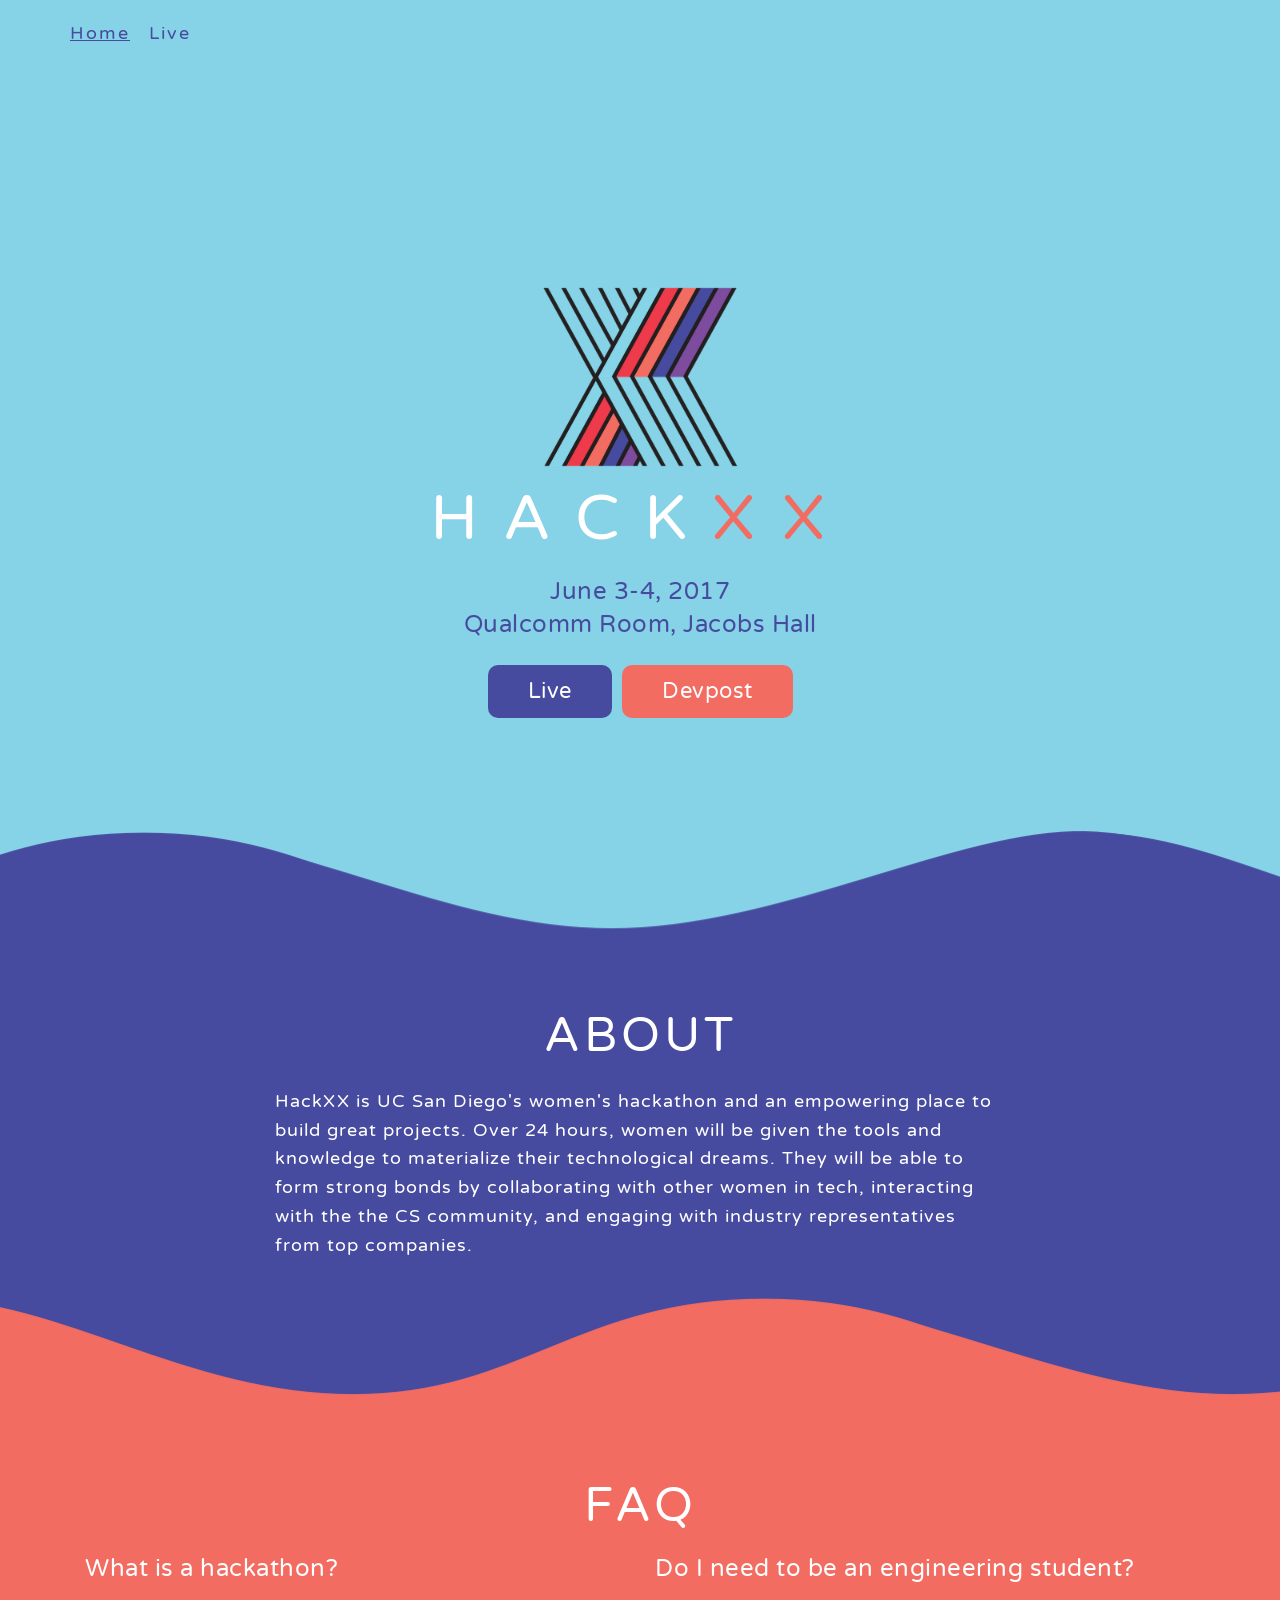
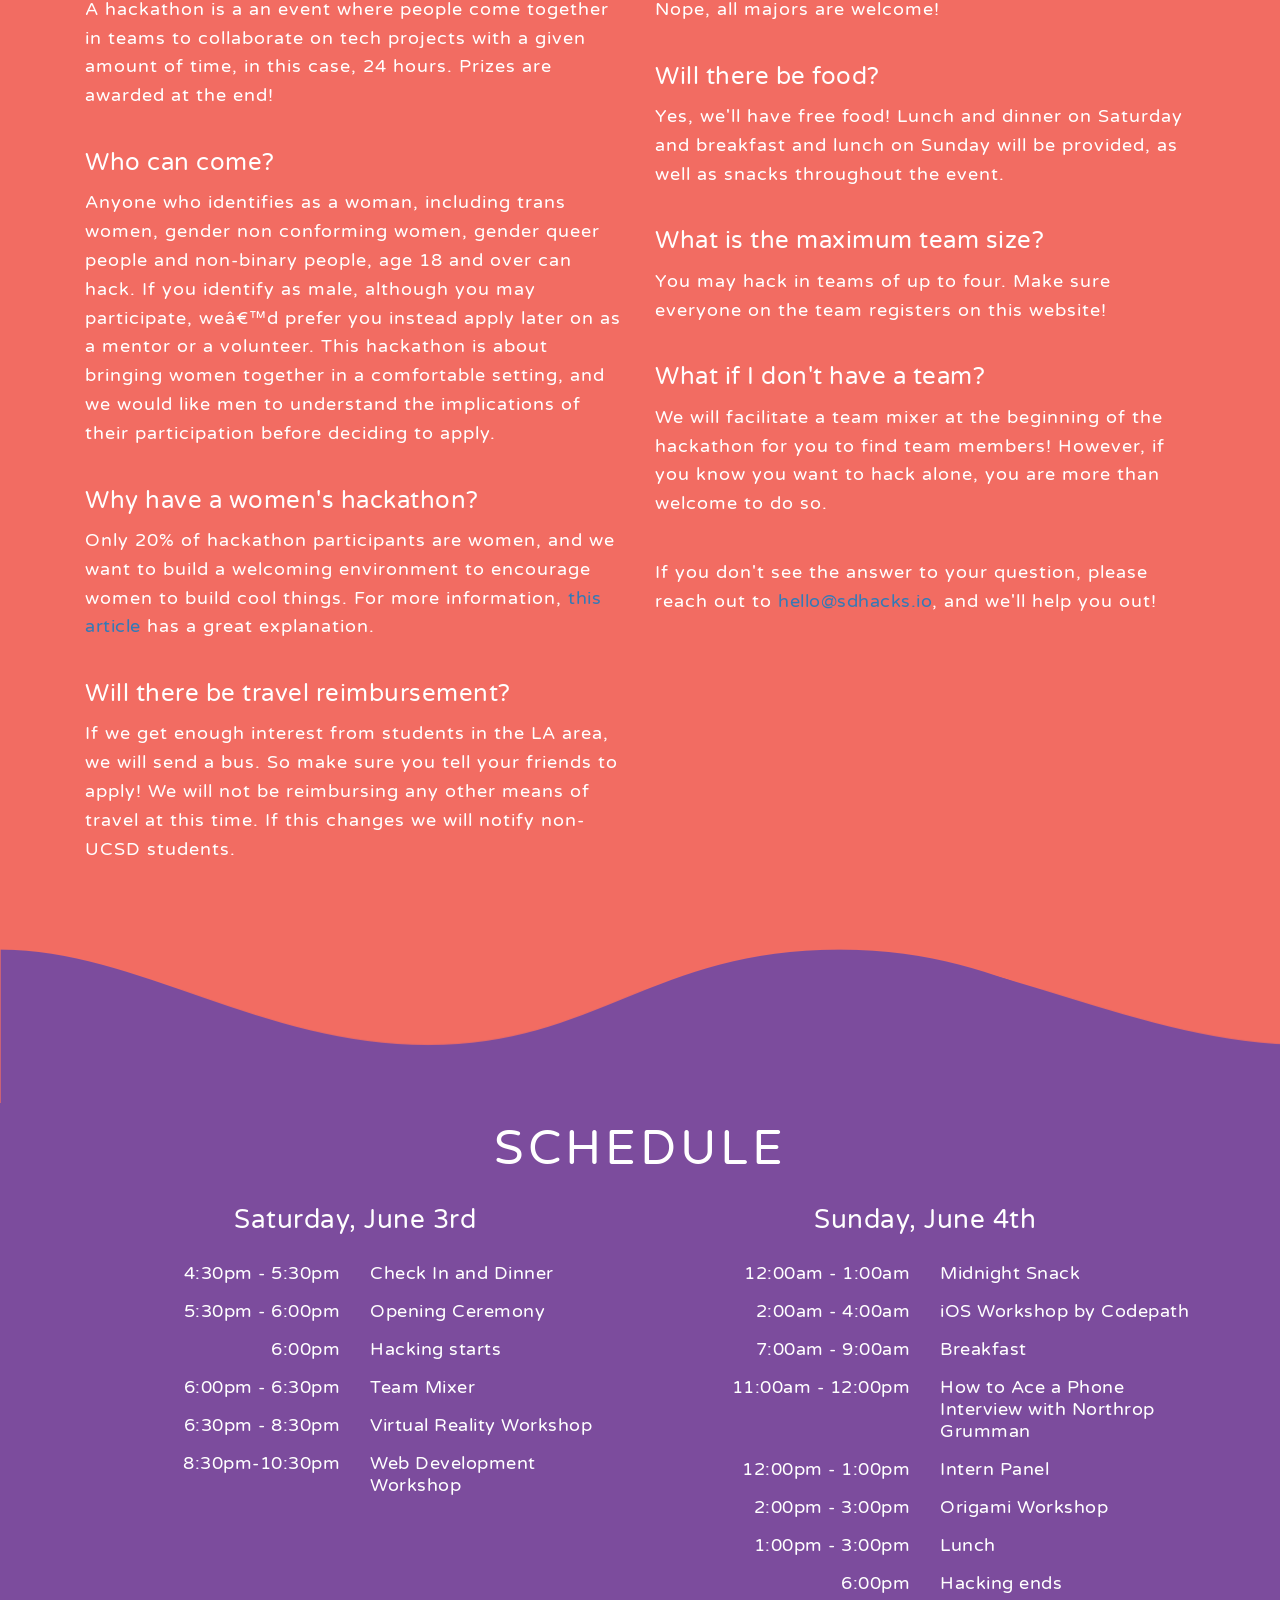
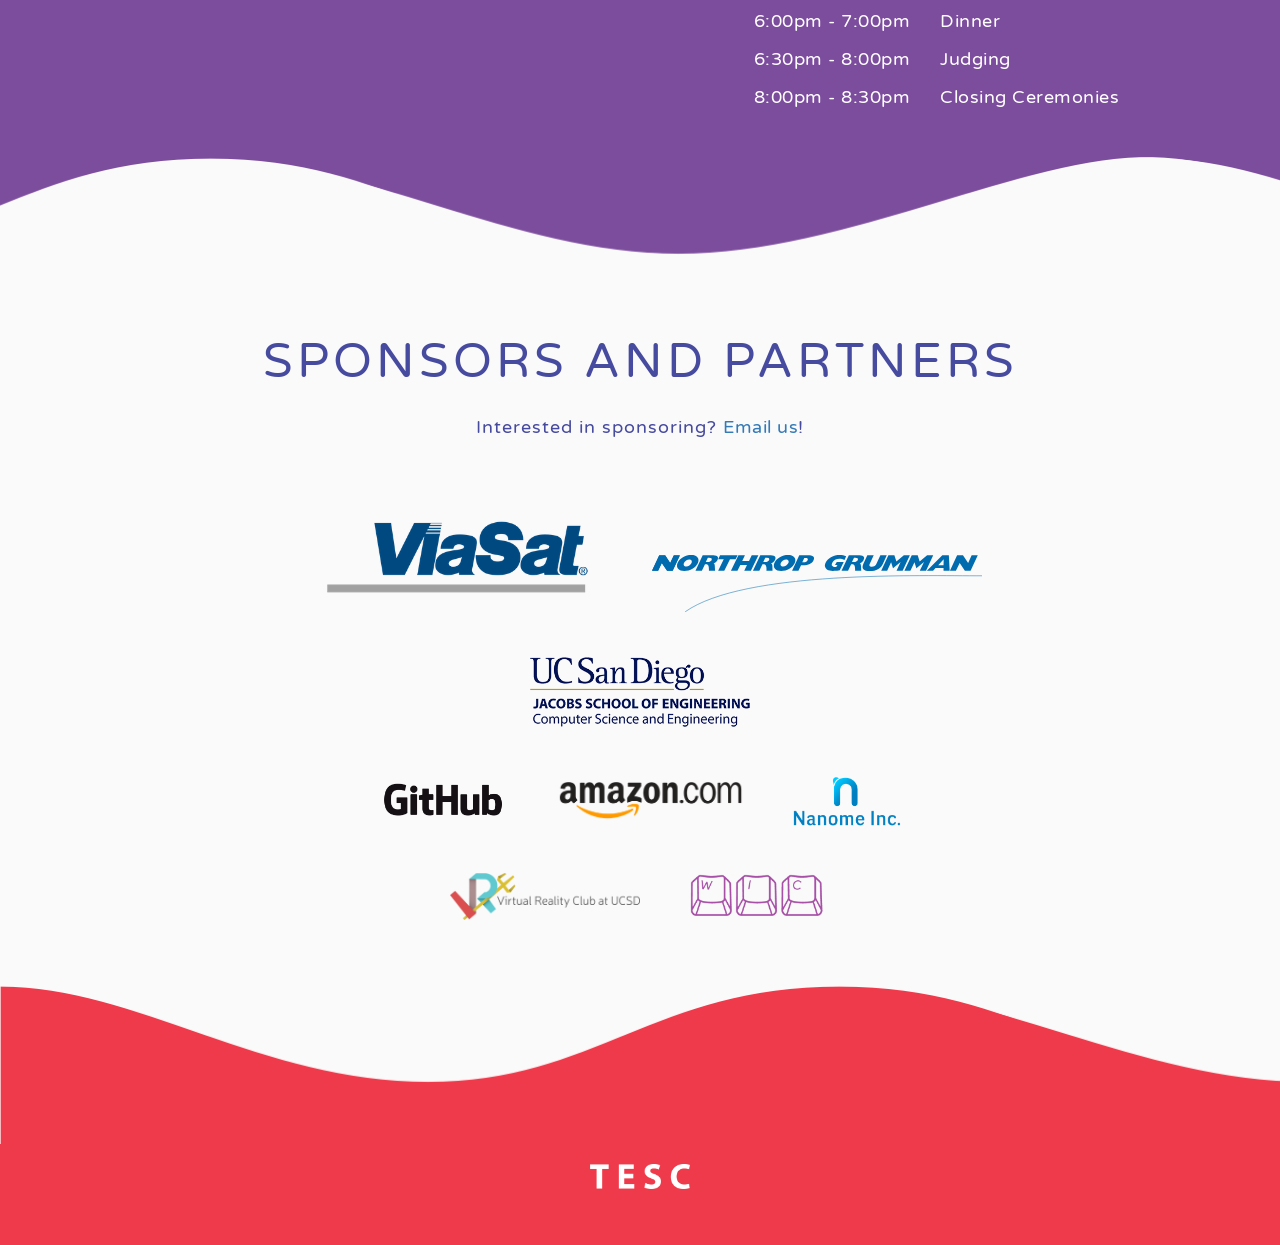
<file: index.html>
<!doctype html>

<html lang="en">
<head>  
  <meta name="viewport" content="width=device-width, initial-scale=1.0">
  <meta property="og:title" content="HackXX">
  <meta property="og:description" content="HackXX - a hackathon at UCSD for women">
  <meta property="og:image" content="images/logo.png">
  <meta property="og:image:secure_url" content="images/logo.png">
  <meta property="og:image:type" content="image/png">
  <title>HackXX</title>
  <meta name="theme-color" content="#19A3C5">
  <meta name="description" content="HackXX">
  <meta name="keywords" content="Keywords">
  <meta http-equiv="X-UA-Compatible" content="IE=edge">
  <link rel="stylesheet" href="css/bootstrap.min.css">
  <link rel="shortcut icon" href="images/logo.png">
  <link href="https://maxcdn.bootstrapcdn.com/font-awesome/4.7.0/css/font-awesome.min.css" rel="stylesheet">
  <link href="css/main.css" rel="stylesheet">
</head>
<body>
  <div class="wrapper">
    <nav class="navbar nav">
      <div class="nav-left container">
        <a class="active" href="/">Home</a>
        <a href="/live">Live</a>
      </div>
    </nav>

    <div class="section xx-section--wrapper xx-section--lightblue">
      <div class="section xx-section vertical-center xx-section--fullheight xx-hero xx-section--wave-bottom-blue">
        <div class="container text-center">
          <img class="logo" alt="logo" src="images/logo.png" height="200" width="200" />
          <h1 class="xx-logo--text">Hack<span class="xx-logo--orange">XX</span></h1>
          <div class="xx-hero--description">
            <h4>June 3-4, 2017</h4>
            <!-- <h4>Price Center East Ballroom,<br class="hidden-lg hidden-xl" /> UC San Diego</h4> -->
            <h4>Qualcomm Room, Jacobs Hall</h4>
          </div>

          <div class="xx-hero--signups">
<!--             <a href="https://tesc.typeform.com/to/Nd3jCC" target="_blank" class="btn xx-btn btn-primary btn-lg">Apply</a>
            <a href="https://tesc.typeform.com/to/b8iRC6" target="_blank" class="btn xx-btn btn-default btn-lg">Mentor</a> -->
            <a href="/live" target="_blank" class="btn xx-btn btn-default btn-lg">Live</a>
            <a href="https://hackxx2017.devpost.com" target="_blank" class="btn xx-btn btn-primary btn-lg">Devpost</a>
          </div>
          <!-- Begin MailChimp Signup Form -->
          <!-- <div class="xx-email-form" id="mc_embed_signup">
            <form action="//sdhacks.us9.list-manage.com/subscribe/post?u=2b76757d9b200f72632d7330a&amp;id=8d604923e1" method="post" id="mc-embedded-subscribe-form" name="mc-embedded-subscribe-form" class="validate" target="_blank" novalidate>
            <div id="mc_embed_signup_scroll">
              <h6>Subscribe to our mailing list</h6>
                <div class="mc-field-group">
                  <input type="email" value="" name="EMAIL" class="required email" id="mce-EMAIL" placeholder="email@sdhacks.io">
                </div>
                <input type="submit" value="Subscribe" name="subscribe" id="mc-embedded-subscribe" class="button btn btn-primary xx-btn">
                <div style="position: absolute; left: -5000px;" aria-hidden="true"><input type="text" name="b_2b76757d9b200f72632d7330a_8d604923e1" tabindex="-1" value=""></div>
              </div>
            </form>
          </div> -->
        </div>
      </div>
    </div>
    
    <div class="xx-section--wrapper xx-section--blue">
      <div class="section xx-section xx-section--wave-bottom-orange xx-section--wave-bottom-offset">
        <div class="container">
          <div class="text-center">
            <h2 class="xx-section--header">About</h2>
          </div>
          <div class="col-md-8 col-md-offset-2">
            <p class="xx-section--about">
              HackXX is UC San Diego's women's hackathon and an empowering place to build great projects. Over 24 hours, women will be given the tools and knowledge to materialize their technological dreams. They will be able to form strong bonds by collaborating with other women in tech, interacting with the the CS community, and engaging with industry representatives from top companies. 
            </p>
          </div>
        </div>
      </div>
    </div>

    <div class="xx-section--orange xx-section--wrapper">
      <div class="section xx-section xx-section--red xx-section--wave-bottom-offset xx-section--wave-bottom-purple">
        <div class="container">
          <div class="text-center">
            <h2 class="xx-section--header">FAQ</h2>
          </div>

          <div class="col-md-6">
            <h4 class="xx-faq--question">What is a hackathon?</h4>
            <p class="xx-faq--answer">
              A hackathon is a an event where people come together in teams to collaborate on tech projects with a given amount of time, in this case, 24 hours. Prizes are awarded at the end!
            </p>
            <h4 class="xx-faq--question">Who can come?</h4>
            <p class="xx-faq--answer">
              Anyone who identifies as a woman, including trans women, gender non conforming women, gender queer people and non-binary people, age 18 and over can hack. If you identify as male, although you may participate, we’d prefer you instead apply later on as a mentor or a volunteer. This hackathon is about bringing women together in a comfortable setting, and we would like men to understand the implications of their participation before deciding to apply.
            </p>
            <h4 class="xx-faq--question">Why have a women's hackathon? </h4>
            <p class="xx-faq--answer">
              Only 20% of hackathon participants are women, and we want to build a welcoming environment  to encourage women to build cool things. For more information, <a href="http://www.geekettes.io/blog/2014/2/2/4-reasons-why-we-need-all-women-hackathons-and-networks-for-women-in-tech">this article</a> has a great explanation.
            </p>
            <h4 class="xx-faq--question">Will there be travel reimbursement?</h4>
            <p class="xx-faq--answer">
              If we get enough interest from students in the LA area, we will send a bus. So make sure you tell your friends to apply! We will not be reimbursing any other means of travel at this time. If this changes we will notify non-UCSD students.
            </p>
          </div>
          <div class="col-md-6">
            <h4 class="xx-faq--question">Do I need to be an engineering student?</h4>
            <p class="xx-faq--answer">
              Nope, all majors are welcome!
            </p>
            <h4 class="xx-faq--question">Will there be food?</h4>
            <p class="xx-faq--answer">
              Yes, we'll have free food! Lunch and dinner on Saturday and breakfast and lunch on Sunday will be provided, as well as snacks throughout the event.
            </p>
            <h4 class="xx-faq--question">What is the maximum team size?</h4>
            <p class="xx-faq--answer">
              You may hack in teams of up to four. Make sure everyone on the team registers on this website!
            </p>
            <h4 class="xx-faq--question">What if I don't have a team?</h4>
            <p class="xx-faq--answer">
              We will facilitate a team mixer at the beginning of the hackathon for you to find team members! However, if you know you want to hack alone, you are more than welcome to do so.
            </p>

            <p class="xx-faq--answer">If you don't see the answer to your question, please reach out to <a href="mailto:hello@sdhacks.io">hello@sdhacks.io</a>, and we'll help you out!</p>
          </div>
        </div>
      </div>
    </div>

    <div class="xx-section--purple xx-section--wrapper">
      <div class="section xx-section xx-section--red xx-section--wave-bottom-white">
        <div class="container">
          <div class="text-center">
            <h2 class="xx-section--header">Schedule</h2>
          </div>


          <div class="col-md-6">
            <div class="text-center xx-schedule--header">
              <h4 class="xx-section--subheader">Saturday, June 3rd</h4>
            </div>
            <div class="row xx-schedule--row">
              <div class="col-xs-6 text-right">4:30pm - 5:30pm</div>
              <div class="col-xs-6">Check In and Dinner</div>
            </div>
            <div class="row xx-schedule--row">
              <div class="col-xs-6 text-right">5:30pm - 6:00pm</div>
              <div class="col-xs-6">Opening Ceremony</div>
            </div>
            <div class="row xx-schedule--row">
              <div class="col-xs-6 text-right">6:00pm</div>
              <div class="col-xs-6">Hacking starts</div>
            </div>
            <div class="row xx-schedule--row">
              <div class="col-xs-6 text-right">6:00pm - 6:30pm</div>
              <div class="col-xs-6">Team Mixer</div>
            </div>
            <div class="row xx-schedule--row">
              <div class="col-xs-6 text-right">6:30pm - 8:30pm</div>
              <div class="col-xs-6">Virtual Reality Workshop</div>
            </div>
            <div class="row xx-schedule--row">
              <div class="col-xs-6 text-right">8:30pm-10:30pm</div>
              <div class="col-xs-6">Web Development Workshop</div>
            </div>
          </div>

          <div class="col-md-6">
            <div class="text-center xx-schedule--header">
              <h4 class="xx-section--subheader">Sunday, June 4th</h4>
            </div>
            <div class="row xx-schedule--row">
              <div class="col-xs-6 text-right">12:00am - 1:00am</div>
              <div class="col-xs-6">Midnight Snack</div>
            </div>
            <div class="row xx-schedule--row">
              <div class="col-xs-6 text-right">2:00am - 4:00am</div>
              <div class="col-xs-6">iOS Workshop by Codepath</div>
            </div>
            <div class="row xx-schedule--row">
              <div class="col-xs-6 text-right">7:00am - 9:00am</div>
              <div class="col-xs-6">Breakfast</div>
            </div>
            <div class="row xx-schedule--row">
              <div class="col-xs-6 text-right">11:00am - 12:00pm</div>
              <div class="col-xs-6">How to Ace a Phone Interview with Northrop Grumman</div>
            </div>
            <div class="row xx-schedule--row">
              <div class="col-xs-6 text-right">12:00pm - 1:00pm</div>
              <div class="col-xs-6">Intern Panel</div>
            </div>
            <div class="row xx-schedule--row">
              <div class="col-xs-6 text-right">2:00pm - 3:00pm</div>
              <div class="col-xs-6">Origami Workshop</div>
            </div>
            <div class="row xx-schedule--row">
              <div class="col-xs-6 text-right">1:00pm - 3:00pm</div>
              <div class="col-xs-6">Lunch</div>
            </div>
            <div class="row xx-schedule--row">
              <div class="col-xs-6 text-right">6:00pm</div>
              <div class="col-xs-6">Hacking ends</div>
            </div>
            <div class="row xx-schedule--row">
              <div class="col-xs-6 text-right">6:00pm - 7:00pm</div>
              <div class="col-xs-6">Dinner</div>
            </div>
            <div class="row xx-schedule--row">
              <div class="col-xs-6 text-right">6:30pm - 8:00pm</div>
              <div class="col-xs-6">Judging</div>
            </div>
            <div class="row xx-schedule--row">
              <div class="col-xs-6 text-right">8:00pm - 8:30pm</div>
              <div class="col-xs-6">Closing Ceremonies</div>
            </div>
          </div>
        </div>
      </div>
    </div>

    <div class="xx-section--wrapper xx-section--white">
      <div class="xx-section xx-section--wave-bottom-red xx-section--wave-bottom-offset xx-section--text-dark">
        <div class="container">
          <div class="text-center">
            <h2 class="xx-section--header">Sponsors and Partners</h2>
            <p class="xx-faq--answer">Interested in sponsoring? <a href="mailto:sponsor@tesc.ucsd.edu">Email us</a>!</p>
          </div>
          <div class="xx-sponsors text-center">
            <a target="_blank" href="https://www.viasat.com/">
              <img class="xx-sponsor--big" id="xx-sponsor--viasat" src="images/sponsors/ViaSat_ColoredLogo.png" />
            </a>
            <a target="_blank" href="http://www.northropgrumman.com/Pages/default.aspx">
              <img class="xx-sponsor--big" id="xx-sponsor--northrop" src="images/sponsors/Northrop_Grumman.svg" />
            </a>
            <br />
            <a target="_blank" href="https://cse.ucsd.edu/">
              <img class="xx-sponsor--big" id="xx-sponsor--cse" src="images/sponsors/cse.png" />
            </a>
          </div>
          <div class="xx-sponsors text-center">
            <a target="_blank" href="https://github.com/">
              <img class="xx-sponsor" id="xx-sponsor--github" src="images/sponsors/GitHub_Logo.png" />
            </a>
            <a target="_blank" href="https://www.amazon.com/">
              <img class="xx-sponsor" id="xx-sponsor--amazon" src="images/sponsors/Amazon_Logo.png" />
            </a>
            <a target="_blank" href="https://nanome.ai/">
              <img class="xx-sponsor" id="xx-sponsor--nanome" src="images/sponsors/NanoMe.png" />
            </a>
          </div>
          <div class="xx-sponsors text-center">
            <a target="_blank" href="http://vrclub.ucsd.edu/">
              <img class="xx-sponsor" id="xx-sponsor--vr" src="images/sponsors/VR_Shaded_WName.png" />
            </a>
            <a target="_blank" href="http://wic.ucsd.edu/">
              <img class="xx-sponsor" id="xx-sponsor--wic" src="images/sponsors/WIC.png" />
            </a>
          </div>
        </div>
      </div>
    </div>

    <footer class="footer xx-footer xx-section xx-section--red">
      <div class="container">
        <div class="text-center">
          <a class="xx-tesc" target="_blank" href="http://tesc.ucsd.edu">
            <img src="images/tesc_white.png" />
          </a>
      </div>
    </footer>
  </div>

  <script src="https://code.jquery.com/jquery-3.1.1.min.js" integrity="sha256-hVVnYaiADRTO2PzUGmuLJr8BLUSjGIZsDYGmIJLv2b8=" crossorigin="anonymous"></script>
  <script type="text/javascript" src="js/jquery-3.1.1.min.js"></script>
  <script>(function(i,s,o,g,r,a,m){i['GoogleAnalyticsObject']=r;i[r]=i[r]||function(){
    (i[r].q=i[r].q||[]).push(arguments)},i[r].l=1*new Date();a=s.createElement(o),
      m=s.getElementsByTagName(o)[0];a.async=1;a.src=g;m.parentNode.insertBefore(a,m)
    })(window,document,'script','https://www.google-analytics.com/analytics.js','ga');

    ga('create', 'UA-80513105-1', 'auto');
    ga('send', 'pageview');
  </script>
</body>
</html>
</file>
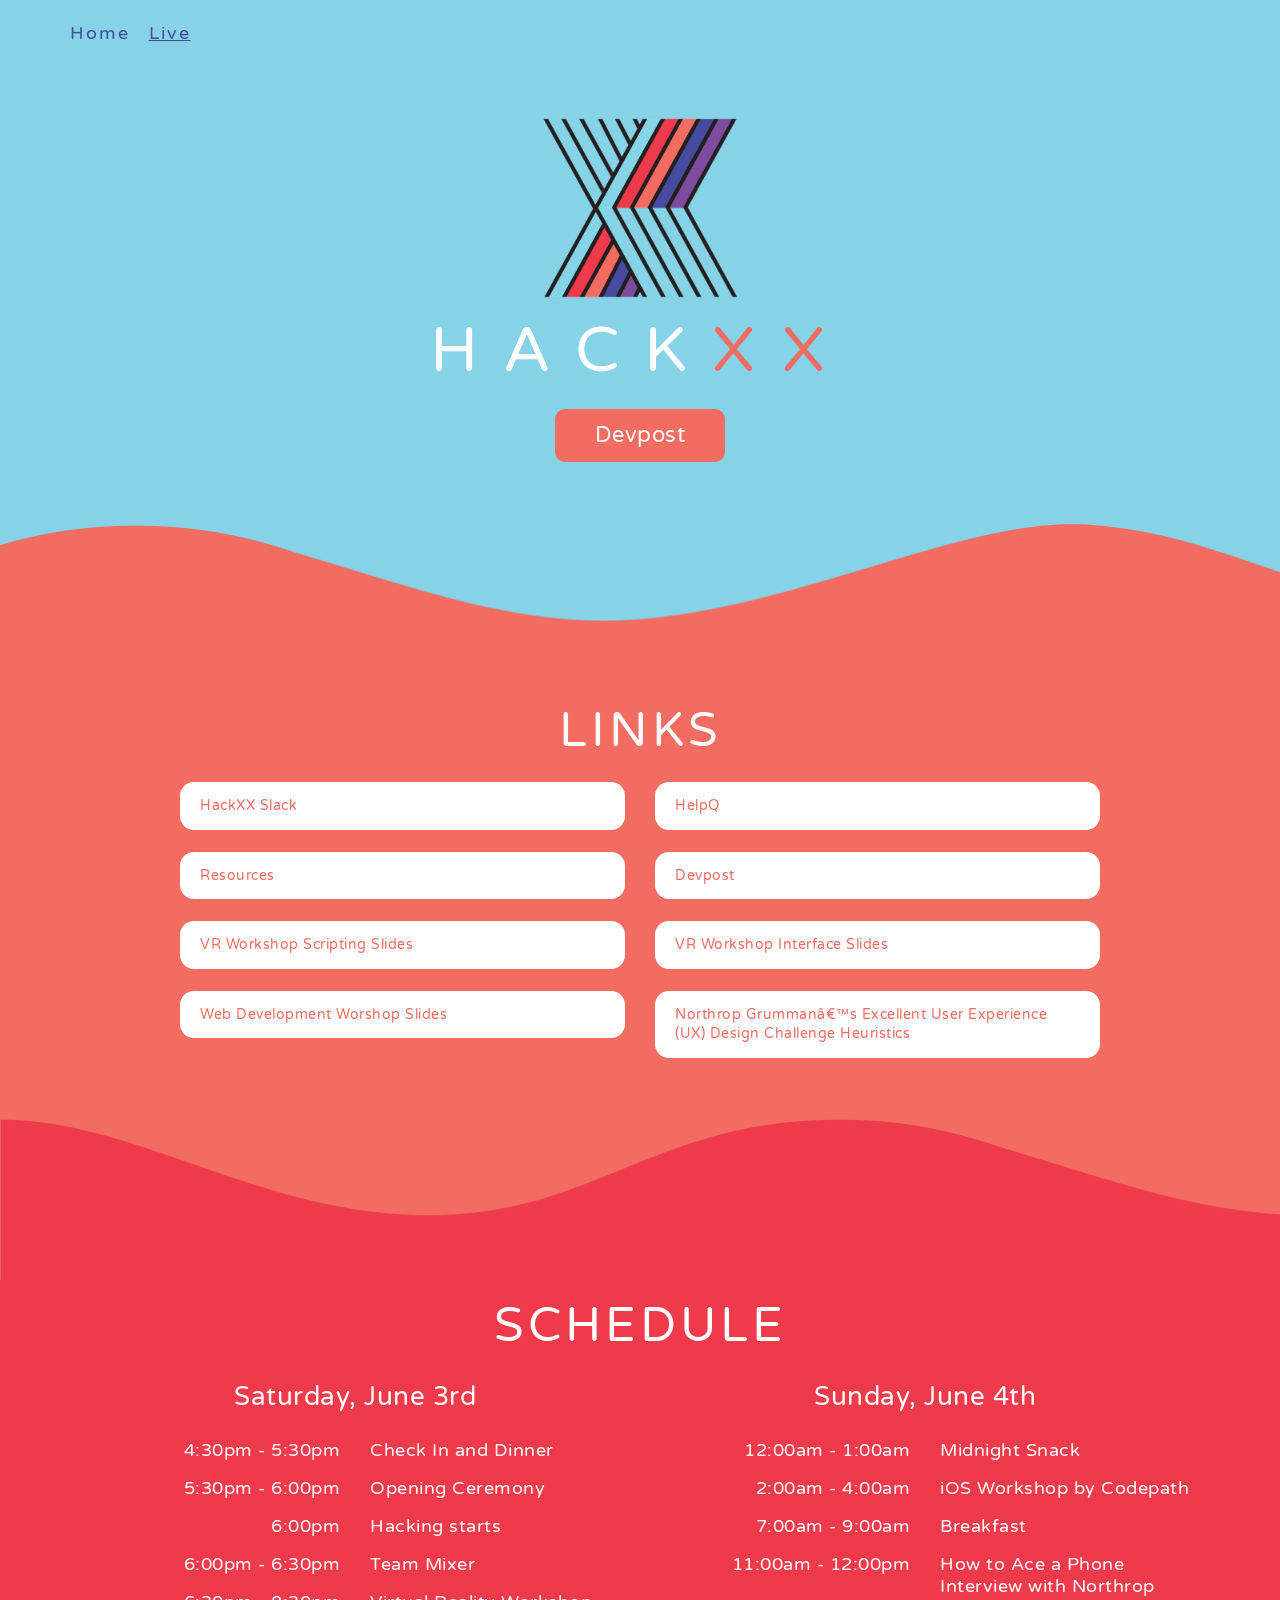
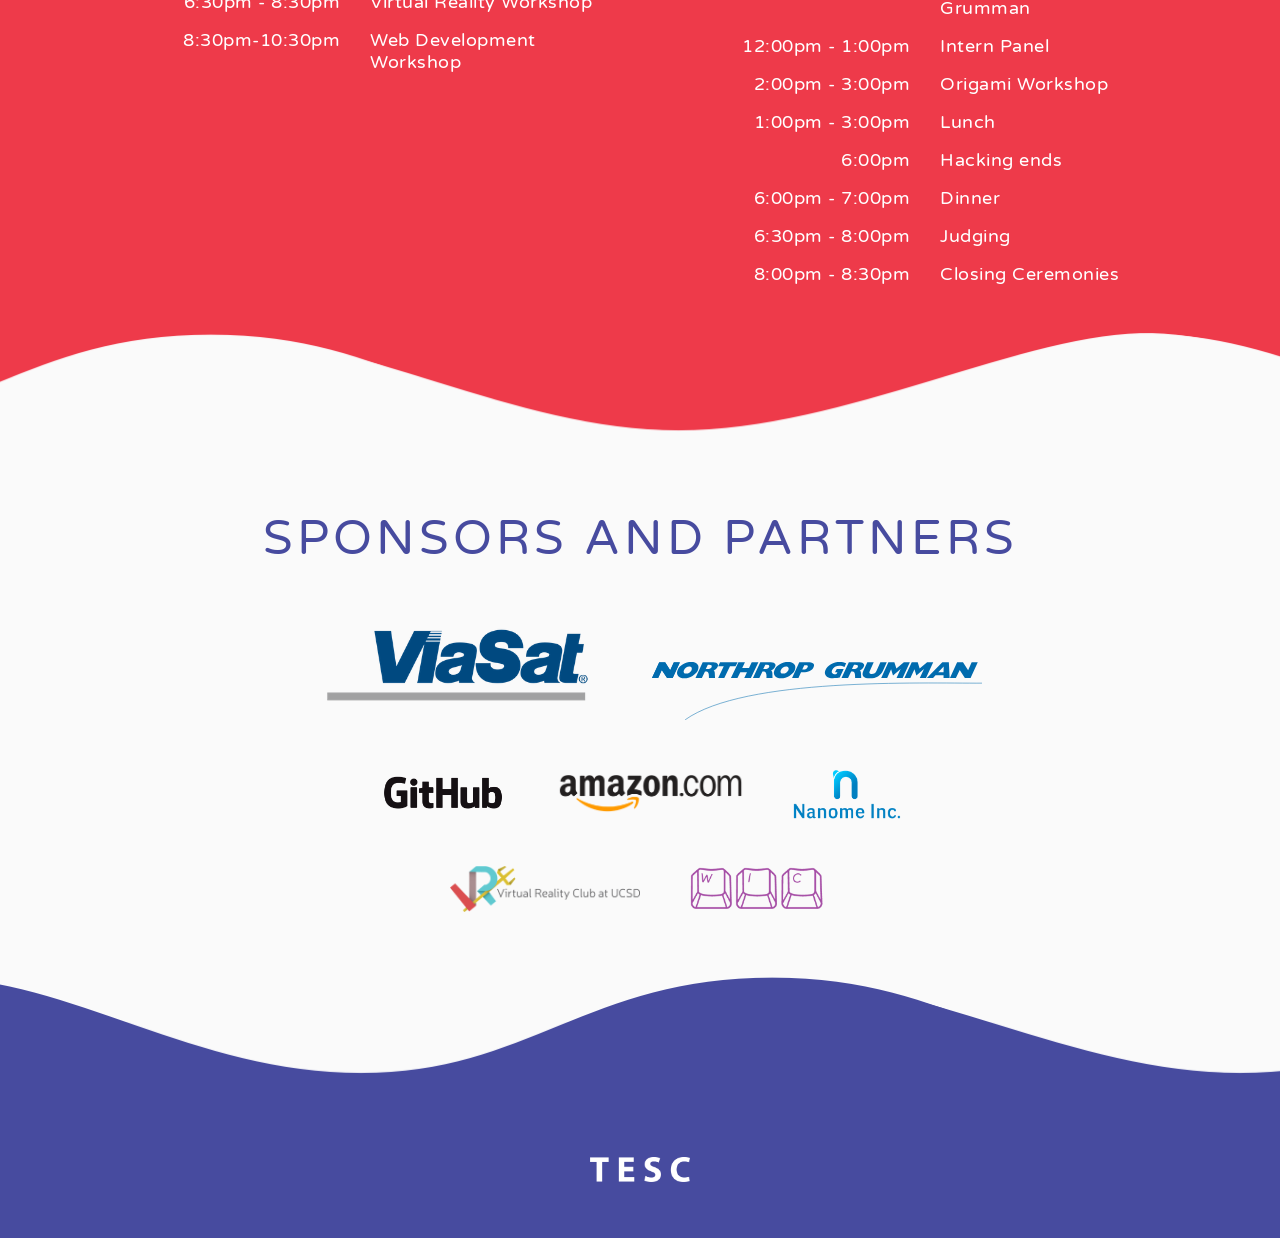
<file: live.html>
<!doctype html>

<html lang="en">
<head>  
  <meta name="viewport" content="width=device-width, initial-scale=1.0">
  <meta property="og:title" content="HackXX">
  <meta property="og:description" content="HackXX - a hackathon at UCSD for women">
  <meta property="og:image" content="images/logo.png">
  <meta property="og:image:secure_url" content="images/logo.png">
  <meta property="og:image:type" content="image/png">
  <title>HackXX - Live</title>
  <meta name="theme-color" content="#19A3C5">
  <meta name="description" content="HackXX">
  <meta name="keywords" content="Keywords">
  <meta http-equiv="X-UA-Compatible" content="IE=edge">
  <link rel="stylesheet" href="css/bootstrap.min.css">
  <link rel="shortcut icon" href="images/logo.png">
  <link href="https://maxcdn.bootstrapcdn.com/font-awesome/4.7.0/css/font-awesome.min.css" rel="stylesheet">
  <link href="css/main.css" rel="stylesheet">
</head>
<body>
  <div class="wrapper">
    <nav class="navbar nav">
      <div class="nav-left container">
        <a href="/">Home</a>
        <a class="active" href="/live">Live</a>
      </div>
    </nav>

    <div class="section xx-section--wrapper xx-section--lightblue">
      <div class="section xx-section vertical-center xx-hero xx-section--wave-bottom-orange">
        <div class="container text-center">
          <img class="logo" alt="logo" src="images/logo.png" height="200" width="200" />
          <h1 class="xx-logo--text">Hack<span class="xx-logo--orange">XX</span></h1>
          <div class="xx-hero--description">
              <a href="https://hackxx2017.devpost.com" target="_blank" class="btn xx-btn btn-primary btn-lg">Devpost</a>
          </div>
        </div>
      </div>
    </div>

    <div class="xx-section--orange xx-section--wrapper">
      <div class="section xx-section xx-section--wave-bottom-offset xx-section--wave-bottom-red">
        <div class="container">
          <div class="text-center">
            <h2 class="xx-section--header">Links</h2>
          </div>

          <div class="card xx-card col-md-5 col-md-offset-1">
            <div class="card-block">
              <a target="_blank" href="http://tinyurl.com/hackxxslack">HackXX Slack</a>
            </div>
          </div>
          <div class="card xx-card col-md-5">
            <div class="card-block">
              <a target="_blank" href="http://mentor.sdhacks.io">HelpQ</a>
            </div>
          </div>
          <div class="card xx-card col-md-5 col-md-offset-1">
            <div class="card-block">
              <a target="_blank" href="http://tinyurl.com/hackxxresources">Resources</a>
            </div>
          </div>
          <div class="card xx-card col-md-5">
            <div class="card-block">
              <!-- Swap commented lines when ready. Remove "disabled" in the line above -->
              <a target="_blank" href="https://hackxx2017.devpost.com">Devpost</a>
              <!-- <a target="_blank">Devpost</a> -->
            </div>
          </div>
          <div class="card xx-card col-md-5 col-md-offset-1">
            <div class="card-block">
              <a target="_blank" href="https://docs.google.com/presentation/d/1i_rV6XHRDrviHbIS7NK5mbb0ZnpK1dTj9quTbBFA1Po/edit?usp=sharing">VR Workshop Scripting Slides</a>
            </div>
          </div>
          <div class="card xx-card col-md-5">
            <div class="card-block">
              <a target="_blank" href="https://docs.google.com/presentation/d/1LPUWwvKHoIRfT8OXX7WlVreIj8kSdK5buceOBM0pgOE/edit?usp=sharing">VR Workshop Interface Slides</a>
            </div>
          </div>
          <div class="card xx-card col-md-5 col-md-offset-1">
            <div class="card-block">
              <a target="_blank" href="https://docs.google.com/presentation/d/1aZMvGmSjLS_KXelDjNdgHRyiwVhA236fHVAMmXEP1EU/edit?usp=sharing">Web Development Worshop Slides</a>
            </div>
          </div>
          <div class="card xx-card col-md-5">
            <div class="card-block">
              <a target="_blank" href="https://docs.google.com/document/d/1bVAbPYE1g4i1PB-wa7QZnlAPnT224bgxhJeBp8WcFFU">Northrop Grumman’s Excellent User Experience (UX) Design Challenge Heuristics</a>
            </div>
          </div>
        </div>
      </div>
    </div>

    <div class="xx-section--red xx-section--wrapper">
      <div class="section xx-section xx-section--wave-bottom-white">
        <div class="container">
          <div class="text-center">
            <h2 class="xx-section--header">Schedule</h2>
          </div>

          <div class="col-md-6">
            <div class="text-center xx-schedule--header">
              <h4 class="xx-section--subheader">Saturday, June 3rd</h4>
            </div>
            <div class="row xx-schedule--row">
              <div class="col-xs-6 text-right">4:30pm - 5:30pm</div>
              <div class="col-xs-6">Check In and Dinner</div>
            </div>
            <div class="row xx-schedule--row">
              <div class="col-xs-6 text-right">5:30pm - 6:00pm</div>
              <div class="col-xs-6">Opening Ceremony</div>
            </div>
            <div class="row xx-schedule--row">
              <div class="col-xs-6 text-right">6:00pm</div>
              <div class="col-xs-6">Hacking starts</div>
            </div>
            <div class="row xx-schedule--row">
              <div class="col-xs-6 text-right">6:00pm - 6:30pm</div>
              <div class="col-xs-6">Team Mixer</div>
            </div>
            <div class="row xx-schedule--row">
              <div class="col-xs-6 text-right">6:30pm - 8:30pm</div>
              <div class="col-xs-6">Virtual Reality Workshop</div>
            </div>
            <div class="row xx-schedule--row">
              <div class="col-xs-6 text-right">8:30pm-10:30pm</div>
              <div class="col-xs-6">Web Development Workshop</div>
            </div>
          </div>

          <div class="col-md-6">
            <div class="text-center xx-schedule--header">
              <h4 class="xx-section--subheader">Sunday, June 4th</h4>
            </div>
            <div class="row xx-schedule--row">
              <div class="col-xs-6 text-right">12:00am - 1:00am</div>
              <div class="col-xs-6">Midnight Snack</div>
            </div>
            <div class="row xx-schedule--row">
              <div class="col-xs-6 text-right">2:00am - 4:00am</div>
              <div class="col-xs-6">iOS Workshop by Codepath</div>
            </div>
            <div class="row xx-schedule--row">
              <div class="col-xs-6 text-right">7:00am - 9:00am</div>
              <div class="col-xs-6">Breakfast</div>
            </div>
            <div class="row xx-schedule--row">
              <div class="col-xs-6 text-right">11:00am - 12:00pm</div>
              <div class="col-xs-6">How to Ace a Phone Interview with Northrop Grumman</div>
            </div>
            <div class="row xx-schedule--row">
              <div class="col-xs-6 text-right">12:00pm - 1:00pm</div>
              <div class="col-xs-6">Intern Panel</div>
            </div>
            <div class="row xx-schedule--row">
              <div class="col-xs-6 text-right">2:00pm - 3:00pm</div>
              <div class="col-xs-6">Origami Workshop</div>
            </div>
            <div class="row xx-schedule--row">
              <div class="col-xs-6 text-right">1:00pm - 3:00pm</div>
              <div class="col-xs-6">Lunch</div>
            </div>
            <div class="row xx-schedule--row">
              <div class="col-xs-6 text-right">6:00pm</div>
              <div class="col-xs-6">Hacking ends</div>
            </div>
            <div class="row xx-schedule--row">
              <div class="col-xs-6 text-right">6:00pm - 7:00pm</div>
              <div class="col-xs-6">Dinner</div>
            </div>
            <div class="row xx-schedule--row">
              <div class="col-xs-6 text-right">6:30pm - 8:00pm</div>
              <div class="col-xs-6">Judging</div>
            </div>
            <div class="row xx-schedule--row">
              <div class="col-xs-6 text-right">8:00pm - 8:30pm</div>
              <div class="col-xs-6">Closing Ceremonies</div>
            </div>
          </div>
        </div>
      </div>
    </div>

    <div class="xx-section--wrapper xx-section--white">
      <div class="xx-section xx-section--wave-bottom-blue xx-section--wave-bottom-offset xx-section--text-dark">
        <div class="container">
          <div class="text-center">
            <h2 class="xx-section--header">Sponsors and Partners</h2>
          </div>
          <div class="xx-sponsors text-center">
            <a target="_blank" href="https://www.viasat.com/">
              <img class="xx-sponsor--big" id="xx-sponsor--viasat" src="images/sponsors/ViaSat_ColoredLogo.png" />
            </a>
            <a target="_blank" href="http://www.northropgrumman.com/Pages/default.aspx">
              <img class="xx-sponsor--big" id="xx-sponsor--northrop" src="images/sponsors/Northrop_Grumman.svg" />
            </a>
          </div>
          <div class="xx-sponsors text-center">
            <a target="_blank" href="https://github.com/">
              <img class="xx-sponsor" id="xx-sponsor--github" src="images/sponsors/GitHub_Logo.png" />
            </a>
            <a target="_blank" href="https://www.amazon.com/">
              <img class="xx-sponsor" id="xx-sponsor--amazon" src="images/sponsors/Amazon_Logo.png" />
            </a>
            <a target="_blank" href="https://nanome.ai/">
              <img class="xx-sponsor" id="xx-sponsor--nanome" src="images/sponsors/NanoMe.png" />
            </a>
          </div>
          <div class="xx-sponsors text-center">
            <a target="_blank" href="http://vrclub.ucsd.edu/">
              <img class="xx-sponsor" id="xx-sponsor--vr" src="images/sponsors/VR_Shaded_WName.png" />
            </a>
            <a target="_blank" href="http://wic.ucsd.edu/">
              <img class="xx-sponsor" id="xx-sponsor--wic" src="images/sponsors/WIC.png" />
            </a>
          </div>
        </div>
      </div>
    </div>

    <footer class="footer xx-footer xx-section xx-section--blue">
      <div class="container">
        <div class="text-center">
          <a class="xx-tesc" target="_blank" href="http://tesc.ucsd.edu">
            <img src="images/tesc_white.png" />
          </a>
      </div>
    </footer>
  </div>

  <script src="https://code.jquery.com/jquery-3.1.1.min.js" integrity="sha256-hVVnYaiADRTO2PzUGmuLJr8BLUSjGIZsDYGmIJLv2b8=" crossorigin="anonymous"></script>
  <script type="text/javascript" src="js/jquery-3.1.1.min.js"></script>
  <script>(function(i,s,o,g,r,a,m){i['GoogleAnalyticsObject']=r;i[r]=i[r]||function(){
    (i[r].q=i[r].q||[]).push(arguments)},i[r].l=1*new Date();a=s.createElement(o),
      m=s.getElementsByTagName(o)[0];a.async=1;a.src=g;m.parentNode.insertBefore(a,m)
    })(window,document,'script','https://www.google-analytics.com/analytics.js','ga');

    ga('create', 'UA-80513105-1', 'auto');
    ga('send', 'pageview');
  </script>
</body>
</html>
</file>
<file: css/main.css>
@import url("https://fonts.googleapis.com/css?family=Varela+Round");html,body,div,span,applet,object,iframe,h1,h2,h3,h4,h5,h6,p,blockquote,pre,a,abbr,acronym,address,big,cite,code,del,dfn,em,img,ins,kbd,q,s,samp,small,strike,strong,sub,sup,tt,var,b,u,i,center,dl,dt,dd,ol,ul,li,fieldset,form,label,legend,table,caption,tbody,tfoot,thead,tr,th,td,article,aside,canvas,details,embed,figure,figcaption,footer,header,hgroup,menu,nav,output,ruby,section,summary,time,mark,audio,video{margin:0;padding:0;border:0;vertical-align:baseline;font-family:"Varela Round",Helvetica,sans-serif;font-weight:lighter;letter-spacing:0.5px}article,aside,details,figcaption,figure,footer,header,hgroup,menu,nav,section{display:block}body{line-height:1.4;color:#5C5C5C;background:#86D2E6}ol,ul{list-style:none}blockquote,q{quotes:none}blockquote:before,blockquote:after{content:"";content:none}q:before,q:after{content:"";content:none}table{border-collapse:collapse;border-spacing:0}p{letter-spacing:1px}.nav{margin-top:20px}.nav a{color:#474B9F;font-size:18px;letter-spacing:2px;margin-right:14px}.nav a.active{text-decoration:underline}.xx-section{padding-top:20px;color:#fff;padding-bottom:50px}.xx-section--wrapper{position:relative}.xx-section--header{font-size:48px;text-transform:uppercase;letter-spacing:4px;margin-bottom:24px}@media screen and (max-width: 640px){.xx-section--header{font-size:36px}}.xx-section--subheader{line-height:40px;font-size:26px}.xx-section--about{font-size:18px;line-height:1.6}.xx-section--purple{background-color:#7C4C9D}.xx-section--red{background-color:#EE3A4A}.xx-section--lightblue{background-color:#86D2E6}.xx-section--blue{background-color:#474B9F}.xx-section--orange{background-color:#F26C62}.xx-section--white{background-color:#FAFAFA}.xx-section--text-dark{color:#474B9F}.xx-section--wave-bottom-blue{background:url("../images/wave_bottom.png") no-repeat center 101%;background-size:no-repeat;padding-bottom:200px}.xx-section--wave-bottom-orange{background:url("../images/wave_bottom_oj.png") no-repeat center 101%;background-size:no-repeat;padding-bottom:200px}.xx-section--wave-bottom-purple{background:url("../images/wave_bottom_purple.png") no-repeat center 101%;background-size:no-repeat;padding-bottom:200px}.xx-section--wave-bottom-lightblue{background:url("../images/wave_bottom_lightblue.png") no-repeat center 101%;background-size:no-repeat;padding-bottom:200px}.xx-section--wave-bottom-red{background:url("../images/wave_bottom_red.png") no-repeat center 101%;background-size:no-repeat;padding-bottom:200px}.xx-section--wave-bottom-white{background:url("../images/wave_bottom_white.png") no-repeat center 101%;background-size:no-repeat;padding-bottom:200px}.xx-section--wave-bottom-offset{background-position:0 101%}@media screen and (min-width: 1600px){.xx-section--wave-bottom-blue,.xx-section--wave-bottom-orange,.xx-section--wave-bottom-purple,.xx-section--wave-bottom-white{background-size:contain}}.xx-section--fullheight{height:100%;height:100vh;padding-bottom:100px}@media screen and (min-width: 768px){.xx-section--fullheight{max-height:1000px}}@media screen and (max-width: 768px){.xx-section--fullheight{padding-bottom:60px}}.xx-hero{color:#fff}.xx-hero h4{font-size:24px;line-height:1.4}@media screen and (max-width: 768px){.xx-hero h4{font-size:18px}}.xx-hero--description{margin:20px 0;color:#474B9F}.vertical-center{display:-ms-flexbox;display:flex;-ms-flex-direction:column;flex-direction:column;-ms-flex-pack:distribute;justify-content:space-around}.xx-logo--text,.xx-logo--text>*{font-size:64px;letter-spacing:25px;color:#fff;text-transform:uppercase}@media screen and (max-width: 768px){.xx-logo--text,.xx-logo--text>*{font-size:48px;letter-spacing:16px}}@media screen and (max-width: 640px){.xx-logo--text,.xx-logo--text>*{letter-spacing:12px;font-size:42px}}.xx-logo--orange{color:#F26C62}@media screen and (max-width: 768px){img.logo{width:160px;height:160px}}.xx-faq--question{font-size:24px;margin-bottom:12px}.xx-faq--answer{font-size:18px;line-height:1.6;margin-bottom:40px}.xx-email-form h6{font-size:18px;margin-bottom:8px;letter-spacing:1px}.xx-email-form .mc-field-group{display:inline-block}@media screen and (max-width: 768px){.xx-email-form .mc-field-group{display:block;width:90%;margin:auto}}.xx-email-form input[type="email"]{padding:8px;border-radius:8px;border:none;outline:none;color:#474B9F;width:100%;margin-bottom:10px}.xx-btn.btn-default,.xx-btn.btn-primary{border:none;outline:none;padding:8px 20px;border-radius:8px}.xx-btn.btn-primary{background-color:#F26C62;color:#fff}.xx-btn.btn-primary:hover,.xx-btn.btn-primary:focus,.xx-btn.btn-primary:active,.xx-btn.btn-primary:visited{text-decoration:none;background-color:#F26C62;color:#fff}.xx-btn.btn-primary:hover{background-color:#f47e75}.xx-btn.btn-default{background-color:#474B9F;color:#fff}.xx-btn.btn-default:hover,.xx-btn.btn-default:focus,.xx-btn.btn-default:active,.xx-btn.btn-default:visited{text-decoration:none;background-color:#474B9F;color:#fff}.xx-btn.btn-default:hover{background-color:#5a5eb5}.xx-btn.btn-lg{margin:3px;padding:12px 40px;border-radius:10px;font-size:22px}@media screen and (max-width: 768px){.xx-btn.btn-lg{padding:8px 24px;margin-bottom:8px;font-size:18px}}@media screen and (max-width: 768px){.xx-btn{display:block;width:90%;margin:auto;margin-left:auto !important;margin-right:auto !important}}.xx-card .card-block{background:white;border-radius:14px;margin-bottom:22px}.xx-card .card-block a{display:block;padding:14px 20px;color:#F26C62}.xx-card .card-block a:hover,.xx-card .card-block a:focus,.xx-card .card-block a:active{text-decoration:none}.xx-card .card-block:not(.disabled):hover{cursor:pointer;border:3px solid #474B9F;margin:-3px -3px 19px -3px}.xx-card .card-block:not(.disabled):hover a{color:#474B9F}.xx-card .card-block.disabled{background-color:#DEDEDE}.xx-card .card-block.disabled:hover{cursor:not-allowed}.xx-card .card-block.disabled a{color:#5C5C5C}.xx-sponsor{max-width:230px;max-height:96px;vertical-align:middle;padding:20px}.xx-sponsor--big{margin:20px 10px;max-width:330px;max-height:132px}#xx-sponsor--cse{max-width:220px}.xx-schedule--header{margin-bottom:14px}@media screen and (max-width: 640px){.xx-schedule--header{margin-top:30px;margin-bottom:4px}}.xx-schedule--row{font-size:18px;line-height:24px;padding:8px 0}@media screen and (min-width: 768px){.xx-schedule--row{line-height:22px}}.xx-footer .xx-tesc{width:100px;display:inline-block}.xx-footer .xx-tesc img{width:100%}

/*# sourceMappingURL=main.css.map */
</file>
